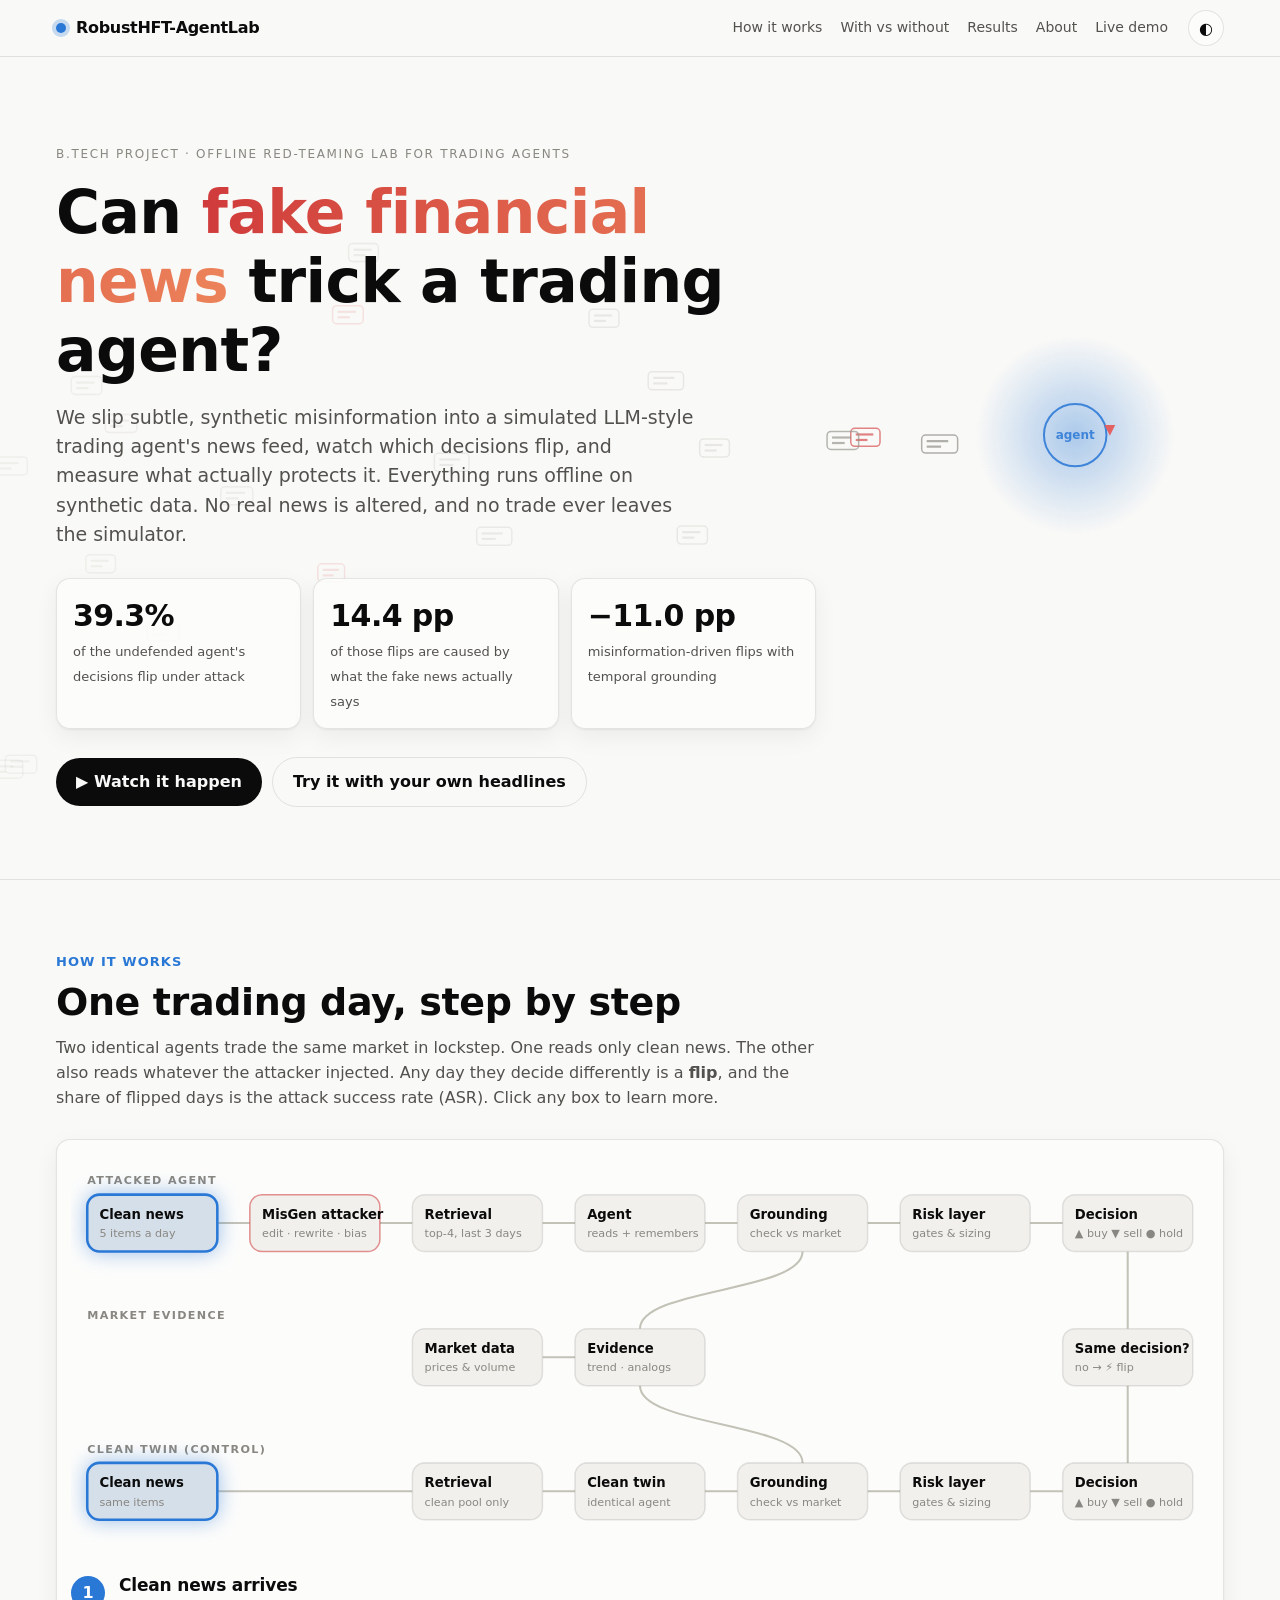
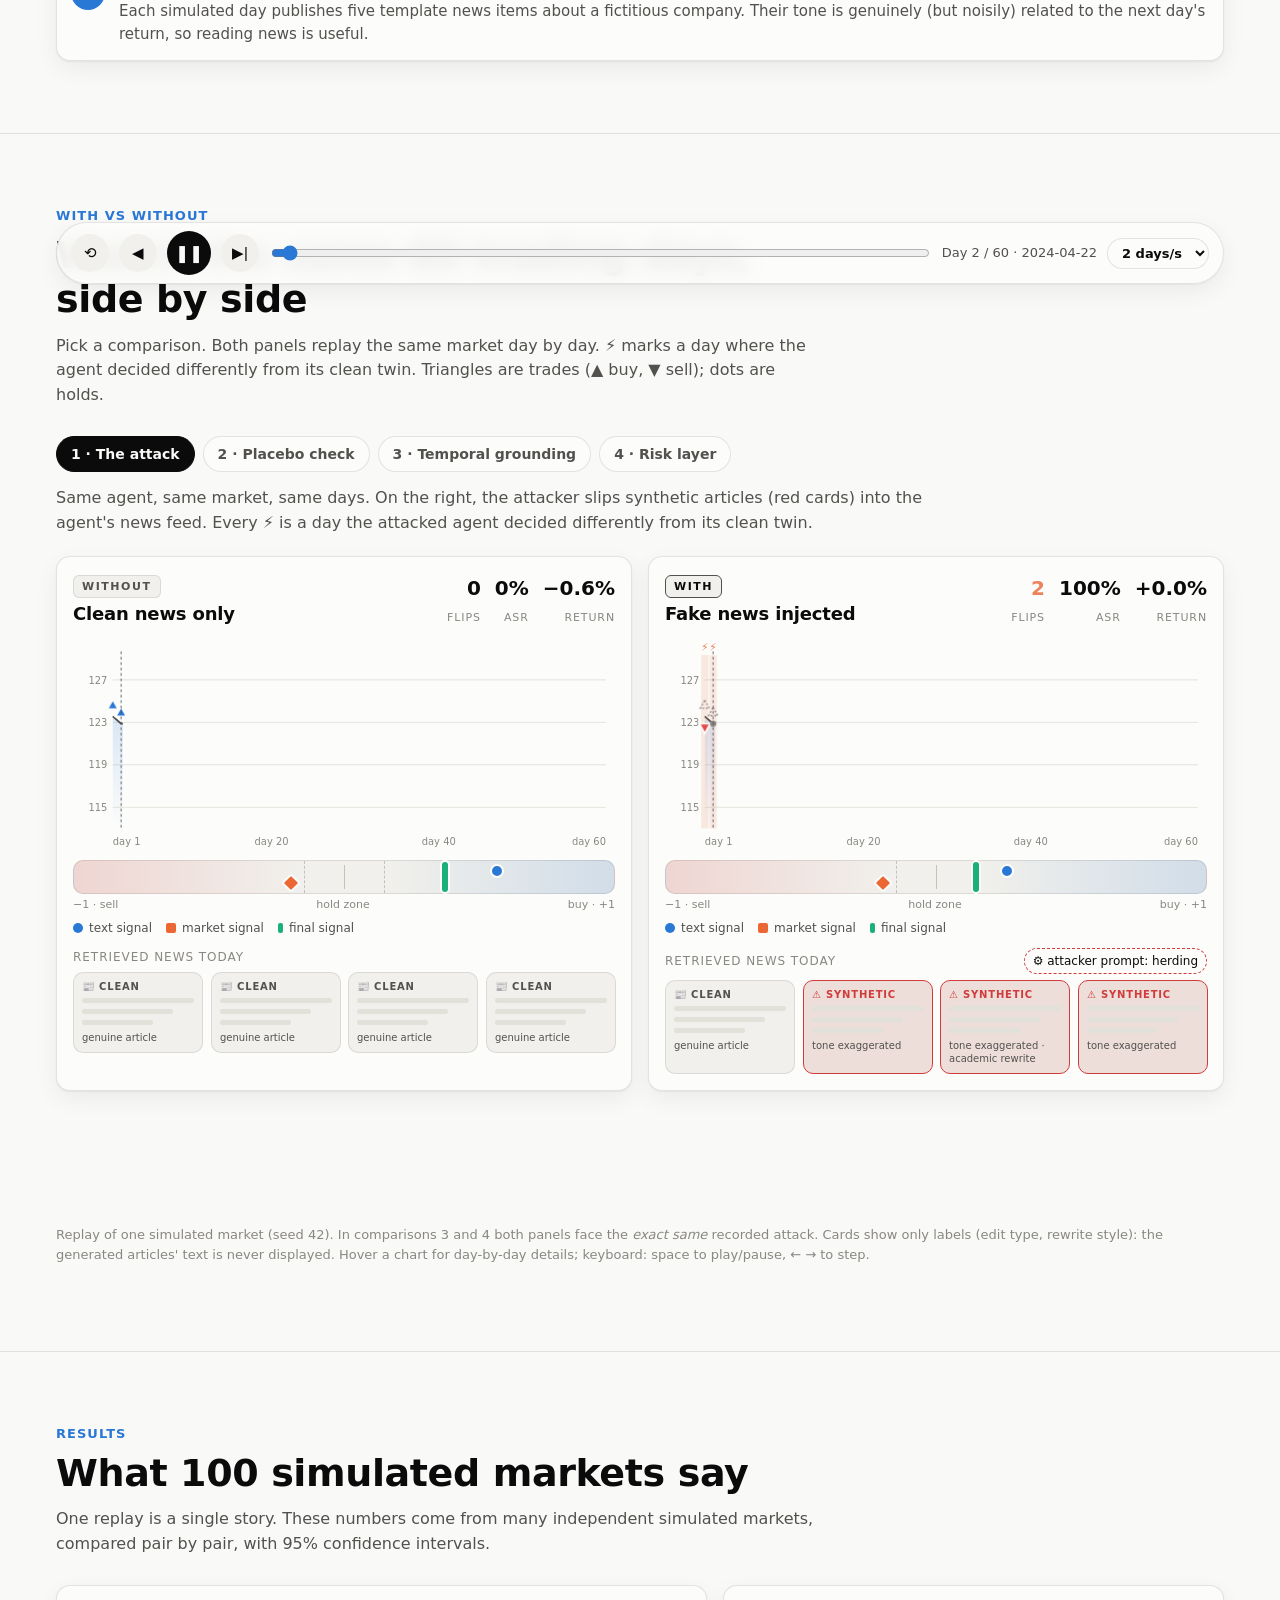
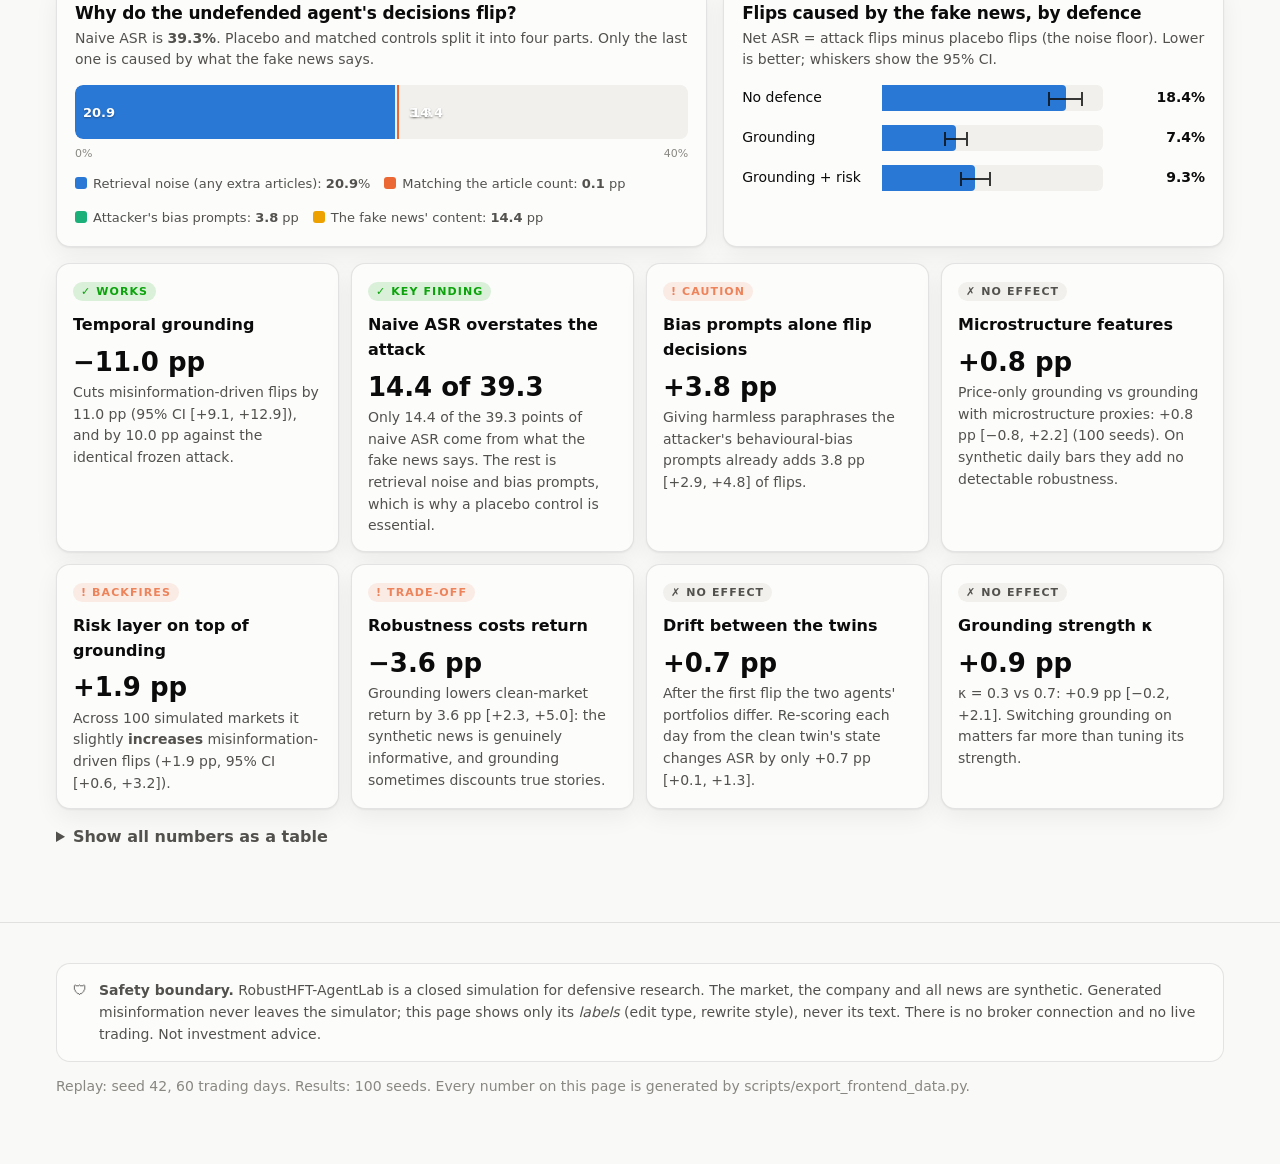
<file: frontend/index.html>
<!doctype html>
<html lang="en">
<head>
<meta charset="utf-8">
<meta name="viewport" content="width=device-width, initial-scale=1">
<title>RobustHFT-AgentLab</title>
<meta name="description" content="Animated showcase: how synthetic financial misinformation flips a simulated LLM trading agent's decisions, and which defences help.">
<link rel="stylesheet" href="styles.css">
</head>
<body>
<header class="nav">
  <div class="wrap">
    <a class="brand" href="#top"><span class="brand-dot"></span>RobustHFT-AgentLab</a>
    <nav aria-label="Sections">
      <a href="#how">How it works</a>
      <a href="#replay">With vs without</a>
      <a href="#results">Results</a>
      <a href="#about">About</a>
      <a href="demo.html">Live demo</a>
    </nav>
    <button class="icon-btn" id="theme-toggle" aria-label="Toggle light/dark theme" title="Toggle theme">◐</button>
  </div>
</header>

<main id="top">
  <section class="hero">
    <canvas id="hero-canvas" aria-hidden="true"></canvas>
    <div class="wrap">
      <div class="hero-inner">
        <p class="eyebrow">B.Tech project · offline red-teaming lab for trading agents</p>
        <h1>Can <span class="hl">fake financial news</span> trick a trading agent?</h1>
        <p class="lede">We slip subtle, synthetic misinformation into a simulated LLM-style trading agent's news feed, watch which decisions flip, and measure what actually protects it. Everything runs offline on synthetic data. No real news is altered, and no trade ever leaves the simulator.</p>
        <div class="tiles" id="hero-tiles"></div>
        <a class="cta" href="#replay">▶ Watch it happen</a><a class="cta cta-2" href="demo.html">Try it with your own headlines</a>
      </div>
    </div>
  </section>

  <section class="block" id="how">
    <div class="wrap">
      <div class="section-head reveal">
        <div class="kicker">How it works</div>
        <h2>One trading day, step by step</h2>
        <p>Two identical agents trade the same market in lockstep. One reads only clean news. The other also reads whatever the attacker injected. Any day they decide differently is a <b>flip</b>, and the share of flipped days is the attack success rate (ASR). Click any box to learn more.</p>
      </div>
      <div class="pipe-card reveal">
        <svg id="pipeline-svg" viewBox="0 0 1120 400" role="img" aria-label="Animated pipeline of one simulated trading day"></svg>
        <div class="pipe-info" aria-live="polite">
          <div class="pipe-step" id="pipe-step">1</div>
          <div><h3 id="pipe-title"></h3><p id="pipe-text"></p></div>
        </div>
      </div>
    </div>
  </section>

  <section class="block" id="replay">
    <div class="wrap">
      <div class="section-head reveal">
        <div class="kicker">With vs without</div>
        <h2>Watch the same 60 trading days, side by side</h2>
        <p>Pick a comparison. Both panels replay the same market day by day. <b>⚡</b> marks a day where the agent decided differently from its clean twin. Triangles are trades (▲ buy, ▼ sell); dots are holds.</p>
      </div>
      <div class="tabs" role="tablist" id="tabs"></div>
      <p class="scenario-desc" id="scenario-desc"></p>
      <div class="panels" id="panels"></div>
      <div class="transport" role="group" aria-label="Replay controls">
        <button class="tbtn" id="btn-restart" aria-label="Restart" title="Restart">⟲</button>
        <button class="tbtn" id="btn-back" aria-label="Previous day" title="Previous day">◀</button>
        <button class="tbtn play" id="btn-play" aria-label="Play" title="Play / pause">▶</button>
        <button class="tbtn" id="btn-fwd" aria-label="Next day" title="Next day">▶︎|</button>
        <input type="range" id="scrub" min="1" max="60" value="1" aria-label="Trading day">
        <span class="daylbl" id="daylbl">Day 1 / 60</span>
        <select class="speed" id="speed" aria-label="Playback speed">
          <option value="1">1 day/s</option>
          <option value="2" selected>2 days/s</option>
          <option value="4">4 days/s</option>
          <option value="8">8 days/s</option>
        </select>
      </div>
      <div class="verdict" id="verdict" aria-live="polite"></div>
      <p class="note" id="replay-note"></p>
    </div>
  </section>

  <section class="block" id="results">
    <div class="wrap">
      <div class="section-head reveal">
        <div class="kicker">Results</div>
        <h2 id="results-title">What the full experiment says</h2>
        <p id="results-sub">One replay is a single story. These numbers come from many independent simulated markets, compared pair by pair, with 95% confidence intervals.</p>
      </div>
      <div class="res-grid">
        <div class="rcard reveal">
          <h3>Why do the undefended agent's decisions flip?</h3>
          <p class="sub" id="stack-sub"></p>
          <div class="stack" id="stack"></div>
          <div class="stack-axis"><span>0%</span><span id="stack-max"></span></div>
          <div class="legend" id="stack-legend"></div>
        </div>
        <div class="rcard reveal">
          <h3>Flips caused by the fake news, by defence</h3>
          <p class="sub">Net ASR = attack flips minus placebo flips (the noise floor). Lower is better; whiskers show the 95% CI.</p>
          <div class="bars" id="netbars"></div>
        </div>
      </div>
      <div class="findings" id="findings"></div>
      <details class="tableview reveal">
        <summary>Show all numbers as a table</summary>
        <table class="num" id="numtable"></table>
      </details>
    </div>
  </section>

  <footer id="about">
    <div class="wrap">
      <div class="safety">
        <span aria-hidden="true">🛡</span>
        <div><b>Safety boundary.</b> RobustHFT-AgentLab is a closed simulation for defensive research. The market, the company and all news are synthetic. Generated misinformation never leaves the simulator; this page shows only its <i>labels</i> (edit type, rewrite style), never its text. There is no broker connection and no live trading. Not investment advice.</div>
      </div>
      <p id="footer-meta" class="muted"></p>
    </div>
  </footer>
</main>

<div class="tooltip" id="tooltip" role="tooltip"></div>
<script src="data.js"></script>
<script src="app.js"></script>
</body>
</html>
</file>
<file: frontend/styles.css>
/* RobustHFT-AgentLab showcase. No external fonts or libraries: works offline.
   Colour roles come from the validated dataviz reference palette (light + dark). */
:root {
  color-scheme: light;
  --bg: #f9f9f7;
  --surface: #fcfcfb;
  --surface-2: #f1f0ec;
  --ink: #0b0b0b;
  --ink-2: #52514e;
  --muted: #898781;
  --grid: #e1e0d9;
  --axis: #c3c2b7;
  --border: rgba(11, 11, 11, 0.10);
  --s1: #2a78d6;   /* text signal, pool noise */
  --s2: #eb6834;   /* market signal, count */
  --s3: #1baf7a;   /* final signal, bias */
  --s4: #eda100;   /* meaning, paraphrase */
  --buy: #2a78d6;  /* diverging pole + */
  --sell: #e34948; /* diverging pole - */
  --hold: #898781; /* neutral midpoint */
  --crit: #d03b3b; /* synthetic document (always with icon + label) */
  --serious: #ec835a; /* decision flip (always with icon + label) */
  --good: #0ca30c;
  --shadow: 0 1px 2px rgba(0, 0, 0, 0.06), 0 8px 24px rgba(0, 0, 0, 0.06);
  --radius: 14px;
  --font: system-ui, -apple-system, "Segoe UI", sans-serif;
}
@media (prefers-color-scheme: dark) {
  :root:not([data-theme="light"]) {
    color-scheme: dark;
    --bg: #0d0d0d; --surface: #1a1a19; --surface-2: #232321; --ink: #ffffff; --ink-2: #c3c2b7; --muted: #898781;
    --grid: #2c2c2a; --axis: #383835; --border: rgba(255, 255, 255, 0.10);
    --s1: #3987e5; --s2: #d95926; --s3: #199e70; --s4: #c98500;
    --buy: #3987e5; --sell: #e66767; --hold: #898781;
    --shadow: 0 1px 2px rgba(0, 0, 0, 0.5), 0 12px 32px rgba(0, 0, 0, 0.45);
  }
}
:root[data-theme="dark"] {
  color-scheme: dark;
  --bg: #0d0d0d; --surface: #1a1a19; --surface-2: #232321; --ink: #ffffff; --ink-2: #c3c2b7; --muted: #898781;
  --grid: #2c2c2a; --axis: #383835; --border: rgba(255, 255, 255, 0.10);
  --s1: #3987e5; --s2: #d95926; --s3: #199e70; --s4: #c98500;
  --buy: #3987e5; --sell: #e66767; --hold: #898781;
  --shadow: 0 1px 2px rgba(0, 0, 0, 0.5), 0 12px 32px rgba(0, 0, 0, 0.45);
}

* { box-sizing: border-box; }
html { scroll-behavior: smooth; }
body { margin: 0; background: var(--bg); color: var(--ink); font: 16px/1.55 var(--font); -webkit-font-smoothing: antialiased; }
a { color: var(--s1); }
h1, h2, h3 { line-height: 1.15; margin: 0; letter-spacing: -0.01em; }
.wrap { max-width: 1200px; margin: 0 auto; padding: 0 16px; }
.muted { color: var(--muted); }
.ink2 { color: var(--ink-2); }
.tnum { font-variant-numeric: tabular-nums; }

/* ---- nav ---------------------------------------------------------------- */
.nav { position: sticky; top: 0; z-index: 20; backdrop-filter: saturate(1.4) blur(10px); background: color-mix(in srgb, var(--bg) 82%, transparent); border-bottom: 1px solid var(--border); }
.nav .wrap { display: flex; align-items: center; gap: 20px; height: 56px; }
.brand { font-weight: 700; letter-spacing: -0.02em; display: flex; align-items: center; gap: 10px; color: var(--ink); text-decoration: none; }
.brand-dot { width: 10px; height: 10px; border-radius: 50%; background: var(--s1); box-shadow: 0 0 0 4px color-mix(in srgb, var(--s1) 25%, transparent); animation: beat 2.4s ease-in-out infinite; }
.nav nav { display: flex; gap: 18px; margin-left: auto; }
.nav nav a { color: var(--ink-2); text-decoration: none; font-size: 14px; }
.nav nav a:hover { color: var(--ink); }
.icon-btn { border: 1px solid var(--border); background: var(--surface); color: var(--ink); border-radius: 999px; width: 36px; height: 36px; cursor: pointer; font-size: 16px; display: grid; place-items: center; }
@media (max-width: 720px) { .nav nav { display: none; } .icon-btn { margin-left: auto; } }

/* ---- hero --------------------------------------------------------------- */
.hero { position: relative; overflow: hidden; border-bottom: 1px solid var(--border); }
#hero-canvas { position: absolute; inset: 0; width: 100%; height: 100%; opacity: 0.9; }
.hero-inner { position: relative; padding: 88px 0 72px; max-width: 760px; }
.eyebrow { text-transform: uppercase; letter-spacing: 0.14em; font-size: 12px; color: var(--muted); margin: 0 0 14px; }
.hero h1 { font-size: clamp(34px, 6vw, 60px); font-weight: 800; }
.hero h1 .hl { background: linear-gradient(90deg, var(--crit), var(--serious)); -webkit-background-clip: text; background-clip: text; color: transparent; }
.lede { font-size: clamp(16px, 2.2vw, 19px); color: var(--ink-2); margin: 18px 0 28px; max-width: 640px; }
.tiles { display: grid; grid-template-columns: repeat(3, minmax(0, 1fr)); gap: 12px; margin-bottom: 28px; }
@media (max-width: 720px) { .tiles { grid-template-columns: 1fr; } }
.tile { background: color-mix(in srgb, var(--surface) 88%, transparent); border: 1px solid var(--border); border-radius: var(--radius); padding: 14px 16px; box-shadow: var(--shadow); }
.tile b { display: block; font-size: 30px; font-weight: 800; letter-spacing: -0.02em; }
.tile span { font-size: 13px; color: var(--ink-2); }
.cta { display: inline-flex; align-items: center; gap: 8px; background: var(--ink); color: var(--bg); text-decoration: none; font-weight: 600; padding: 12px 20px; border-radius: 999px; transition: transform .2s ease; }
.cta:hover { transform: translateY(-2px); }
.cta-2 { margin-left: 10px; background: transparent; color: var(--ink); border: 1px solid var(--border); }

/* ---- sections ----------------------------------------------------------- */
section.block { padding: 72px 0; border-bottom: 1px solid var(--border); }
.section-head { max-width: 760px; margin-bottom: 28px; }
.section-head h2 { font-size: clamp(26px, 4vw, 38px); font-weight: 800; }
.section-head p { color: var(--ink-2); margin: 12px 0 0; }
.kicker { color: var(--s1); font-weight: 700; font-size: 13px; letter-spacing: 0.08em; text-transform: uppercase; margin-bottom: 8px; }
.reveal { opacity: 0; transform: translateY(18px); transition: opacity .7s ease, transform .7s ease; }
.reveal.in { opacity: 1; transform: none; }

/* ---- pipeline ----------------------------------------------------------- */
.pipe-card { background: var(--surface); border: 1px solid var(--border); border-radius: var(--radius); box-shadow: var(--shadow); padding: 14px; overflow-x: auto; }
#pipeline-svg { display: block; width: 100%; min-width: 860px; height: auto; }
.pnode rect { fill: var(--surface-2); stroke: var(--border); stroke-width: 1.5; transition: fill .3s, stroke .3s; rx: 12; }
.pnode text { fill: var(--ink); font: 600 13px var(--font); pointer-events: none; }
.pnode .sub { fill: var(--muted); font-weight: 400; font-size: 11px; }
.pnode { cursor: pointer; }
.pnode.active rect { stroke: var(--s1); stroke-width: 2.5; fill: color-mix(in srgb, var(--s1) 14%, var(--surface-2)); filter: drop-shadow(0 0 10px color-mix(in srgb, var(--s1) 45%, transparent)); }
.pnode.attack rect { stroke: color-mix(in srgb, var(--crit) 55%, transparent); }
.pnode.attack.active rect { stroke: var(--crit); fill: color-mix(in srgb, var(--crit) 14%, var(--surface-2)); filter: drop-shadow(0 0 10px color-mix(in srgb, var(--crit) 45%, transparent)); }
.pedge { fill: none; stroke: var(--axis); stroke-width: 2; }
.pedge.flow { stroke: var(--s1); stroke-dasharray: 6 10; animation: flow 1.1s linear infinite; opacity: 0.85; }
.pedge.attack.flow { stroke: var(--crit); }
.lane-label { fill: var(--muted); font: 700 11px var(--font); letter-spacing: .12em; text-transform: uppercase; }
.pdot { fill: var(--s1); filter: drop-shadow(0 0 6px var(--s1)); }
.pdot.red { fill: var(--crit); filter: drop-shadow(0 0 6px var(--crit)); }
.pipe-info { display: grid; grid-template-columns: auto 1fr; gap: 14px; align-items: start; margin-top: 16px; min-height: 64px; }
.pipe-step { width: 34px; height: 34px; border-radius: 50%; display: grid; place-items: center; font-weight: 800; background: var(--s1); color: #fff; }
.pipe-info h3 { font-size: 17px; }
.pipe-info p { margin: 4px 0 0; color: var(--ink-2); font-size: 15px; }

/* ---- replay ------------------------------------------------------------- */
.tabs { display: flex; flex-wrap: wrap; gap: 8px; margin-bottom: 14px; }
.tab { border: 1px solid var(--border); background: var(--surface); color: var(--ink-2); padding: 9px 14px; border-radius: 999px; cursor: pointer; font: 600 14px var(--font); transition: all .2s; }
.tab:hover { color: var(--ink); transform: translateY(-1px); }
.tab[aria-selected="true"] { background: var(--ink); color: var(--bg); border-color: var(--ink); }
.scenario-desc { color: var(--ink-2); margin: 0 0 18px; max-width: 900px; min-height: 52px; }
.panels { display: grid; grid-template-columns: 1fr 1fr; gap: 16px; }
@media (max-width: 960px) { .panels { grid-template-columns: 1fr; } }
.panel { background: var(--surface); border: 1px solid var(--border); border-radius: var(--radius); box-shadow: var(--shadow); padding: 16px; position: relative; overflow: hidden; }
.panel.flash::after { content: ""; position: absolute; inset: 0; border-radius: var(--radius); box-shadow: inset 0 0 0 2px var(--serious); animation: flashout .7s ease forwards; pointer-events: none; }
.panel-head { display: flex; align-items: flex-start; justify-content: space-between; gap: 12px; margin-bottom: 8px; }
.ptag { display: inline-block; font: 800 11px var(--font); letter-spacing: .14em; padding: 4px 8px; border-radius: 6px; background: var(--surface-2); color: var(--ink-2); border: 1px solid var(--border); }
.ptag.with { color: var(--ink); border-color: var(--ink-2); }
.panel h3 { font-size: 18px; margin-top: 6px; }
.kpis { display: flex; gap: 14px; text-align: right; }
.kpis div b { display: block; font-size: 20px; font-weight: 800; font-variant-numeric: tabular-nums; }
.kpis div span { font-size: 11px; color: var(--muted); text-transform: uppercase; letter-spacing: .08em; }
.kpi-flips.bump { animation: bump .45s ease; color: var(--serious); }
.chart { display: block; width: 100%; height: auto; }
.chart .grid line { stroke: var(--grid); stroke-width: 1; }
.chart .axis text { fill: var(--muted); font: 11px var(--font); font-variant-numeric: tabular-nums; }
.chart .price { fill: none; stroke: var(--ink-2); stroke-width: 2; stroke-linejoin: round; }
.chart .area { fill: url(#areaGrad); opacity: .9; }
.mk { transform-box: fill-box; transform-origin: center; animation: pop .35s cubic-bezier(.2, 1.6, .4, 1) both; }
.mk.buy { fill: var(--buy); stroke: var(--surface); stroke-width: 2; }
.mk.sell { fill: var(--sell); stroke: var(--surface); stroke-width: 2; }
.mk.hold { fill: var(--hold); }
.mk.twin { fill: none; stroke: var(--muted); stroke-width: 1.5; stroke-dasharray: 2 2; animation: none; }
.flipband { fill: var(--serious); opacity: .16; animation: bandin .5s ease both; }
.flipbolt { fill: var(--serious); font: 700 12px var(--font); text-anchor: middle; animation: pop .35s ease both; }
.cursor { stroke: var(--ink-2); stroke-width: 1; stroke-dasharray: 3 3; }
.crosshair { stroke: var(--muted); stroke-width: 1; }

.meter { margin: 10px 0 6px; }
.meter-track { position: relative; height: 34px; border-radius: 10px; background: linear-gradient(90deg, color-mix(in srgb, var(--sell) 16%, var(--surface-2)), var(--surface-2) 42%, var(--surface-2) 58%, color-mix(in srgb, var(--buy) 16%, var(--surface-2))); border: 1px solid var(--border); }
.meter-zone { position: absolute; top: 0; bottom: 0; border-left: 1px dashed var(--axis); border-right: 1px dashed var(--axis); }
.meter-zero { position: absolute; top: 4px; bottom: 4px; left: 50%; width: 1px; background: var(--axis); }
.needle { position: absolute; top: 50%; width: 14px; height: 14px; margin: -7px 0 0 -7px; border-radius: 50%; border: 2px solid var(--surface); transition: left .45s cubic-bezier(.3, .8, .3, 1); }
.needle.text { background: var(--s1); top: 30%; }  /* offset so coinciding needles stay visible */
.needle.market { background: var(--s2); border-radius: 3px; transform: rotate(45deg); top: 70%; }
.needle.final { background: var(--s3); width: 6px; height: 30px; margin: -15px 0 0 -3px; border-radius: 3px; border: none; box-shadow: 0 0 0 2px var(--surface); }
.meter-legend { display: flex; flex-wrap: wrap; gap: 14px; font-size: 12px; color: var(--ink-2); margin-top: 6px; }
.meter-legend i { display: inline-block; width: 10px; height: 10px; border-radius: 50%; margin-right: 6px; vertical-align: -1px; }
.meter-scale { display: flex; justify-content: space-between; font-size: 11px; color: var(--muted); margin-top: 2px; }

.feed { margin-top: 10px; }
.feed-head { display: flex; justify-content: space-between; align-items: center; font-size: 12px; color: var(--muted); text-transform: uppercase; letter-spacing: .08em; margin-bottom: 6px; gap: 8px; }
.bias-badge { text-transform: none; letter-spacing: 0; font-size: 12px; padding: 3px 8px; border-radius: 999px; border: 1px dashed var(--crit); color: var(--ink); white-space: nowrap; }
.cards { list-style: none; margin: 0; padding: 0; display: grid; grid-template-columns: repeat(4, minmax(0, 1fr)); gap: 8px; }
@media (max-width: 520px) { .cards { grid-template-columns: repeat(2, minmax(0, 1fr)); } }
.card { background: var(--surface-2); border: 1px solid var(--border); border-radius: 10px; padding: 8px; min-height: 74px; animation: cardin .45s cubic-bezier(.2, .9, .3, 1) both; position: relative; overflow: hidden; }
.card .lbl { font: 800 10px var(--font); letter-spacing: .08em; display: flex; align-items: center; gap: 4px; color: var(--ink-2); }
.card .lines i { display: block; height: 5px; border-radius: 3px; background: var(--grid); margin-top: 6px; }
.card .lines i:nth-child(2) { width: 82%; } .card .lines i:nth-child(3) { width: 64%; }
.card .tagline { font-size: 10px; color: var(--ink-2); margin-top: 6px; line-height: 1.3; }
.card.syn { border-color: var(--crit); background: color-mix(in srgb, var(--crit) 10%, var(--surface-2)); }
.card.syn .lbl { color: var(--crit); }
.card.syn::before { content: ""; position: absolute; inset: 0; background: linear-gradient(110deg, transparent 30%, color-mix(in srgb, var(--crit) 22%, transparent) 50%, transparent 70%); animation: scan 1.6s ease .2s 1 both; }
.card.plc { border-color: var(--s4); background: color-mix(in srgb, var(--s4) 10%, var(--surface-2)); }
.card.plc .lbl { color: var(--ink); }
.veto { margin-top: 10px; font-size: 13px; padding: 8px 10px; border-radius: 10px; background: color-mix(in srgb, var(--good) 12%, var(--surface-2)); border: 1px solid color-mix(in srgb, var(--good) 45%, transparent); animation: cardin .4s ease both; }
.veto[hidden] { display: none; }

.transport { position: sticky; bottom: 12px; z-index: 10; margin-top: 16px; display: flex; align-items: center; gap: 10px; flex-wrap: wrap; background: color-mix(in srgb, var(--surface) 92%, transparent); backdrop-filter: blur(10px); border: 1px solid var(--border); border-radius: 999px; padding: 8px 14px; box-shadow: var(--shadow); }
.tbtn { border: none; background: var(--surface-2); color: var(--ink); width: 38px; height: 38px; border-radius: 50%; cursor: pointer; font-size: 15px; display: grid; place-items: center; }
.tbtn.play { background: var(--ink); color: var(--bg); width: 44px; height: 44px; font-size: 17px; }
.transport input[type=range] { flex: 1; min-width: 140px; accent-color: var(--s1); }
.daylbl { font-size: 13px; color: var(--ink-2); min-width: 150px; font-variant-numeric: tabular-nums; }
.speed { border: 1px solid var(--border); background: var(--surface); color: var(--ink); border-radius: 999px; padding: 6px 10px; font: 600 13px var(--font); }
.verdict { margin-top: 16px; padding: 14px 18px; border-radius: var(--radius); background: var(--surface); border: 1px solid var(--border); font-size: 15px; opacity: 0; transform: translateY(8px); transition: all .5s ease; }
.verdict.show { opacity: 1; transform: none; }
.note { font-size: 13px; color: var(--muted); margin-top: 10px; }

.tooltip { position: fixed; z-index: 50; pointer-events: none; background: var(--surface); color: var(--ink); border: 1px solid var(--border); box-shadow: var(--shadow); border-radius: 10px; padding: 8px 10px; font-size: 12px; line-height: 1.45; opacity: 0; transition: opacity .12s; max-width: 260px; }
.tooltip.show { opacity: 1; }
.tooltip b { font-weight: 700; }

/* ---- results ------------------------------------------------------------ */
.res-grid { display: grid; grid-template-columns: 1.3fr 1fr; gap: 16px; }
@media (max-width: 960px) { .res-grid { grid-template-columns: 1fr; } }
.rcard { background: var(--surface); border: 1px solid var(--border); border-radius: var(--radius); box-shadow: var(--shadow); padding: 18px; }
.rcard h3 { font-size: 17px; }
.rcard .sub { color: var(--ink-2); font-size: 14px; margin: 4px 0 14px; }
.stack { display: flex; height: 54px; gap: 2px; border-radius: 8px; overflow: hidden; background: var(--surface-2); }
.seg { width: 0; height: 100%; transition: width 1.1s cubic-bezier(.3, .8, .3, 1); position: relative; }
.seg:first-child { border-radius: 8px 0 0 8px; }
.seg span { position: absolute; left: 8px; top: 50%; transform: translateY(-50%); font: 800 13px var(--font); color: #fff; white-space: nowrap; text-shadow: 0 1px 2px rgba(0, 0, 0, .35); opacity: 0; transition: opacity .4s ease .9s; }
.stack.grown .seg span { opacity: 1; }
.stack-axis { display: flex; justify-content: space-between; font-size: 11px; color: var(--muted); margin-top: 6px; font-variant-numeric: tabular-nums; }
.legend { display: flex; flex-wrap: wrap; gap: 14px; margin-top: 12px; font-size: 13px; color: var(--ink-2); }
.legend i { display: inline-block; width: 12px; height: 12px; border-radius: 3px; margin-right: 6px; vertical-align: -1px; }
.bars { display: grid; gap: 14px; }
.bar-row { display: grid; grid-template-columns: 130px 1fr 92px; align-items: center; gap: 10px; font-size: 14px; }
.bar-track { position: relative; height: 26px; background: var(--surface-2); border-radius: 6px; }
.bar-fill { position: absolute; left: 0; top: 0; bottom: 0; width: 0; border-radius: 0 4px 4px 0; background: var(--s1); transition: width 1s cubic-bezier(.3, .8, .3, 1); }
.bar-ci { position: absolute; top: 50%; height: 2px; background: var(--ink); opacity: 0; transition: opacity .4s ease 1s; }
.bar-ci::before, .bar-ci::after { content: ""; position: absolute; top: -6px; width: 2px; height: 14px; background: var(--ink); }
.bar-ci::before { left: 0; } .bar-ci::after { right: 0; }
.bars.grown .bar-ci { opacity: .8; }
.bar-val { text-align: right; font-variant-numeric: tabular-nums; font-weight: 700; }
.findings { display: grid; grid-template-columns: repeat(auto-fill, minmax(260px, 1fr)); gap: 12px; margin-top: 16px; }
.finding { background: var(--surface); border: 1px solid var(--border); border-radius: var(--radius); padding: 14px 16px; box-shadow: var(--shadow); }
.finding .verdict-tag { font: 800 11px var(--font); letter-spacing: .1em; text-transform: uppercase; display: inline-flex; gap: 6px; align-items: center; padding: 3px 8px; border-radius: 999px; }
.finding.yes .verdict-tag { color: var(--good); background: color-mix(in srgb, var(--good) 14%, transparent); }
.finding.no .verdict-tag { color: var(--ink-2); background: var(--surface-2); }
.finding.warn .verdict-tag { color: var(--serious); background: color-mix(in srgb, var(--serious) 14%, transparent); }
.finding h4 { margin: 10px 0 4px; font-size: 16px; }
.finding p { margin: 0; color: var(--ink-2); font-size: 14px; }
.finding .num { font-size: 26px; font-weight: 800; font-variant-numeric: tabular-nums; }
details.tableview { margin-top: 16px; }
details.tableview summary { cursor: pointer; color: var(--ink-2); font-weight: 600; }
table.num { width: 100%; border-collapse: collapse; margin-top: 10px; font-size: 14px; }
table.num th, table.num td { text-align: left; padding: 8px 10px; border-bottom: 1px solid var(--border); }
table.num td.r, table.num th.r { text-align: right; font-variant-numeric: tabular-nums; }

footer { padding: 40px 0 60px; color: var(--ink-2); font-size: 14px; }
footer .safety { display: flex; gap: 12px; align-items: flex-start; background: var(--surface); border: 1px solid var(--border); border-radius: var(--radius); padding: 16px; }

/* ---- keyframes ---------------------------------------------------------- */
@keyframes flow { to { stroke-dashoffset: -32; } }
@keyframes beat { 50% { box-shadow: 0 0 0 8px color-mix(in srgb, var(--s1) 0%, transparent); } }
@keyframes pop { from { transform: scale(0); opacity: 0; } to { transform: scale(1); opacity: 1; } }
@keyframes cardin { from { transform: translateY(-14px) scale(.96); opacity: 0; } to { transform: none; opacity: 1; } }
@keyframes scan { from { transform: translateX(-100%); } to { transform: translateX(100%); } }
@keyframes bump { 40% { transform: scale(1.35); } }
@keyframes bandin { from { opacity: 0; } to { opacity: .16; } }
@keyframes flashout { from { opacity: 1; } to { opacity: 0; } }

@media (prefers-reduced-motion: reduce) {
  *, *::before, *::after { animation-duration: 0.001ms !important; animation-iteration-count: 1 !important; transition-duration: 0.001ms !important; scroll-behavior: auto !important; }
  .reveal { opacity: 1; transform: none; }
}

/* phones: the transport wraps onto several rows, so make it a normal (non-sticky) card */
@media (max-width: 720px) {
  .transport { position: static; border-radius: 16px; }
  .transport input[type=range] { flex-basis: 100%; order: 5; }
  .daylbl { min-width: 0; }
}
</file>
